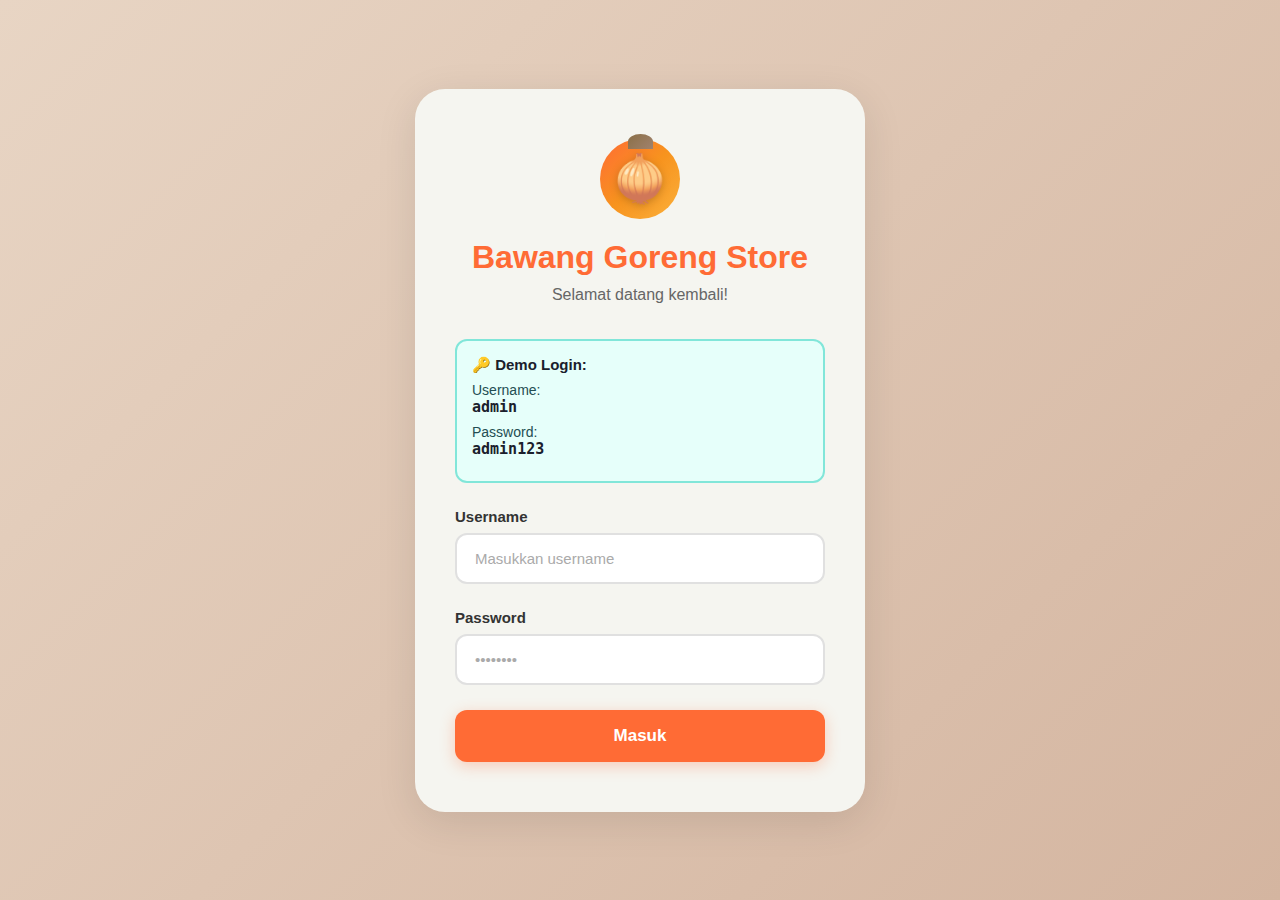
<file: index.html>
<!DOCTYPE html>
<html lang="id">
<head>
    <meta charset="UTF-8">
    <meta name="viewport" content="width=device-width, initial-scale=1.0">
    <title>Dashboard - Bawang Goreng Store</title>
    <link rel="stylesheet" href="style.css">
</head>
<body>
    <!-- Sidebar -->
    <aside class="sidebar" id="sidebar">
        <div class="sidebar-header">
            <div class="logo-container">
                <div class="logo-icon-small">🧅</div>
                <h2 class="logo-text">Bawang Goreng Store</h2>
            </div>
        </div>

        <nav class="sidebar-nav">
            <div class="nav-section">
                <p class="nav-section-title">CORE</p>
                
                <a href="index.html" class="nav-item active">
                    <span class="nav-icon">📦</span>
                    <span class="nav-text">Stok Barang</span>
                </a>
                
                <a href="scan-barcode.html" class="nav-item">
                    <span class="nav-icon">📷</span>
                    <span class="nav-text">Scan Barcode</span>
                </a>
                
                <a href="generator.html" class="nav-item">
                    <span class="nav-icon">🏷️</span>
                    <span class="nav-text">Generator Barcode</span>
                </a>
                
                <a href="penjualan.html" class="nav-item">
                    <span class="nav-icon">📊</span>
                    <span class="nav-text">Laporan Penjualan</span>
                </a>
            </div>

            <div class="nav-section nav-section-bottom">
                <a href="#" class="nav-item logout" onclick="handleLogout(event)">
                    <span class="nav-icon">🚪</span>
                    <span class="nav-text">Logout</span>
                </a>
            </div>
        </nav>
    </aside>

    <!-- Hamburger Menu Button -->
    <button class="hamburger" id="hamburger" aria-label="Toggle Menu">
        <span></span>
        <span></span>
        <span></span>
    </button>

    <!-- Main Content -->
    <main class="main-content">
        <div class="content-wrapper">
            <div class="page-header">
                <h1 class="page-title">Stok Barang</h1>
            </div>

            <div class="card">
                <div class="card-header">
                    <button class="btn-primary" onclick="openAddModal()">
                        <span class="btn-icon">+</span>
                        Tambah Barang
                    </button>
                </div>

                <div class="card-body">
                    <div class="table-responsive">
                        <table class="data-table">
                            <thead>
                                <tr>
                                    <th>No</th>
                                    <th>Nama Barang</th>
                                    <th>Barcode</th>
                                    <th>Deskripsi</th>
                                    <th>Stok</th>
                                    <th>Aksi</th>
                                </tr>
                            </thead>
                            <tbody id="tableBody">
                                <!-- Data akan ditampilkan di sini -->
                            </tbody>
                        </table>
                        
                        <div class="empty-state" id="emptyState">
                            <div class="empty-icon">📦</div>
                            <p>Belum ada data barang</p>
                            <p class="empty-subtitle">Klik tombol "Tambah Barang" untuk menambahkan data</p>
                        </div>
                    </div>
                </div>
            </div>
        </div>
    </main>

    <!-- Modal Tambah/Edit Barang -->
    <div class="modal" id="itemModal">
        <div class="modal-overlay" onclick="closeModal()"></div>
        <div class="modal-content">
            <div class="modal-header">
                <h2 class="modal-title" id="modalTitle">Tambah Barang</h2>
                <button class="modal-close" onclick="closeModal()">&times;</button>
            </div>
            <div class="modal-body">
                <form id="itemForm" onsubmit="handleSubmit(event)">
                    <div class="form-group">
                        <label for="itemName">Nama Barang</label>
                        <input type="text" id="itemName" required placeholder="Masukkan nama barang">
                    </div>

                    <div class="form-group">
                        <label for="itemBarcode">Barcode</label>
                        <input type="text" id="itemBarcode" required placeholder="Masukkan barcode">
                    </div>

                    <div class="form-group">
                        <label for="itemDescription">Deskripsi</label>
                        <textarea id="itemDescription" rows="3" placeholder="Masukkan deskripsi barang"></textarea>
                    </div>

                    <div class="form-group">
                        <label for="itemStock">Stok</label>
                        <input type="number" id="itemStock" required min="0" placeholder="Masukkan jumlah stok">
                    </div>

                    <div class="modal-actions">
                        <button type="button" class="btn-secondary" onclick="closeModal()">Batal</button>
                        <button type="submit" class="btn-primary">Simpan</button>
                    </div>
                </form>
            </div>
        </div>
    </div>

    <script src="script.js"></script>
</body>
</html>
</file>
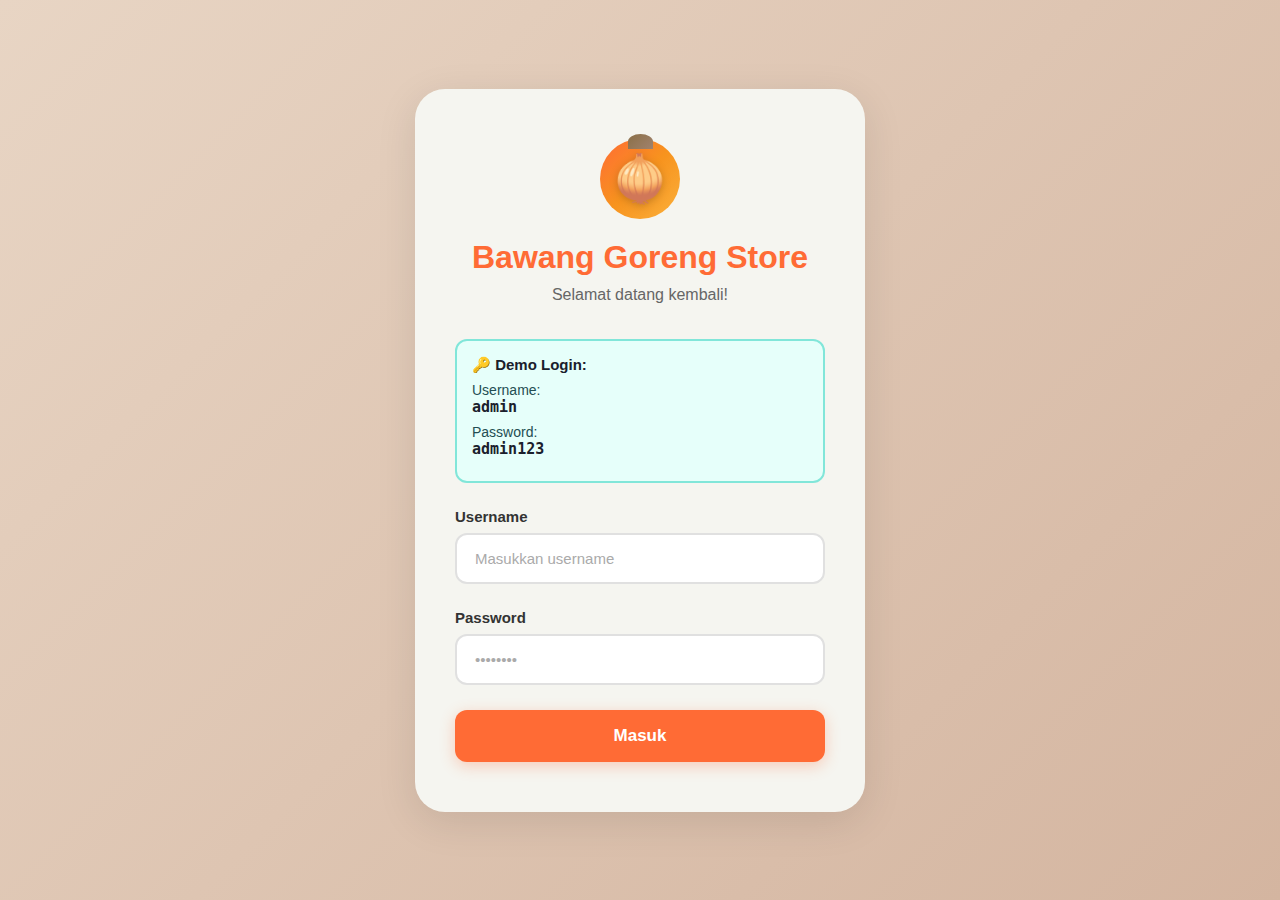
<file: login.html>
<!DOCTYPE html>
<html lang="id">
<head>
    <meta charset="UTF-8">
    <meta name="viewport" content="width=device-width, initial-scale=1.0">
    <title>Login - Bawang Goreng Store</title>
    <style>
        * {
            margin: 0;
            padding: 0;
            box-sizing: border-box;
        }

        body {
            font-family: 'Segoe UI', Tahoma, Geneva, Verdana, sans-serif;
            background: linear-gradient(135deg, #e8d5c4 0%, #d4b5a0 100%);
            min-height: 100vh;
            display: flex;
            justify-content: center;
            align-items: center;
            padding: 20px;
        }

        .container {
            background: #f5f5f0;
            border-radius: 30px;
            padding: 50px 40px;
            width: 100%;
            max-width: 450px;
            box-shadow: 0 10px 40px rgba(0, 0, 0, 0.1);
            animation: slideUp 0.6s ease;
        }

        @keyframes slideUp {
            from {
                opacity: 0;
                transform: translateY(30px);
            }
            to {
                opacity: 1;
                transform: translateY(0);
            }
        }

        .logo {
            text-align: center;
            margin-bottom: 30px;
        }

        .logo-icon {
            width: 80px;
            height: 80px;
            margin: 0 auto 20px;
            background: linear-gradient(135deg, #ff6b35 0%, #f7931e 50%, #fbb03b 100%);
            border-radius: 50%;
            display: flex;
            align-items: center;
            justify-content: center;
            position: relative;
            animation: bounce 2s infinite;
        }

        @keyframes bounce {
            0%, 100% {
                transform: translateY(0);
            }
            50% {
                transform: translateY(-10px);
            }
        }

        .logo-icon::before {
            content: '🧅';
            font-size: 45px;
            filter: drop-shadow(0 2px 4px rgba(0,0,0,0.2));
        }

        .logo-icon::after {
            content: '';
            position: absolute;
            top: -5px;
            width: 25px;
            height: 15px;
            background: linear-gradient(135deg, #8b6f47 0%, #a0826d 100%);
            border-radius: 50% 50% 0 0;
        }

        h1 {
            color: #ff6b35;
            font-size: 32px;
            font-weight: 700;
            margin-bottom: 10px;
            text-align: center;
            animation: fadeIn 0.8s ease;
        }

        @keyframes fadeIn {
            from {
                opacity: 0;
            }
            to {
                opacity: 1;
            }
        }

        .subtitle {
            text-align: center;
            color: #666;
            font-size: 16px;
            margin-bottom: 35px;
        }

        .error-message {
            background: #fed7d7;
            color: #c53030;
            padding: 12px 16px;
            border-radius: 10px;
            font-size: 14px;
            margin-bottom: 20px;
            display: none;
            animation: shake 0.5s ease;
        }

        .error-message.show {
            display: block;
        }

        @keyframes shake {
            0%, 100% { transform: translateX(0); }
            25% { transform: translateX(-10px); }
            75% { transform: translateX(10px); }
        }

        .demo-info {
            background: #e6fffa;
            border: 2px solid #81e6d9;
            border-radius: 12px;
            padding: 15px;
            margin-bottom: 25px;
            font-size: 14px;
            color: #234e52;
            animation: fadeIn 1s ease;
        }

        .demo-info strong {
            display: block;
            margin-bottom: 8px;
            color: #1a202c;
            font-size: 15px;
        }

        .demo-info p {
            margin: 4px 0;
        }

        .form-group {
            margin-bottom: 25px;
        }

        label {
            display: block;
            color: #333;
            font-weight: 600;
            margin-bottom: 8px;
            font-size: 15px;
        }

        input {
            width: 100%;
            padding: 15px 18px;
            border: 2px solid #e0e0e0;
            border-radius: 12px;
            font-size: 15px;
            transition: all 0.3s;
            background: white;
        }

        input:focus {
            outline: none;
            border-color: #ff6b35;
            box-shadow: 0 0 0 3px rgba(255, 107, 53, 0.1);
        }

        input::placeholder {
            color: #aaa;
        }

        .btn-login {
            width: 100%;
            padding: 16px;
            background: #ff6b35;
            color: white;
            border: none;
            border-radius: 12px;
            font-size: 17px;
            font-weight: 600;
            cursor: pointer;
            transition: all 0.3s;
            box-shadow: 0 4px 15px rgba(255, 107, 53, 0.3);
        }

        .btn-login:hover {
            background: #e55a2b;
            transform: translateY(-2px);
            box-shadow: 0 6px 20px rgba(255, 107, 53, 0.4);
        }

        .btn-login:active {
            transform: translateY(0);
        }

        @media (max-width: 480px) {
            .container {
                padding: 40px 30px;
            }

            h1 {
                font-size: 26px;
            }

            .logo-icon {
                width: 70px;
                height: 70px;
            }

            .logo-icon::before {
                font-size: 38px;
            }
        }
    </style>
</head>
<body>
    <div class="container">
        <div class="logo">
            <div class="logo-icon"></div>
            <h1>Bawang Goreng Store</h1>
            <p class="subtitle">Selamat datang kembali!</p>
        </div>

        <div class="demo-info">
            <strong>🔑 Demo Login:</strong>
            <p>Username: <code><strong>admin</strong></code></p>
            <p>Password: <code><strong>admin123</strong></code></p>
        </div>

        <div class="error-message" id="errorMessage">
            Username atau password salah!
        </div>

        <form id="loginForm" onsubmit="handleLogin(event)">
            <div class="form-group">
                <label for="username">Username</label>
                <input 
                    type="text" 
                    id="username" 
                    name="username" 
                    placeholder="Masukkan username"
                    required
                    autocomplete="username"
                >
            </div>

            <div class="form-group">
                <label for="password">Password</label>
                <input 
                    type="password" 
                    id="password" 
                    name="password" 
                    placeholder="••••••••"
                    required
                    autocomplete="current-password"
                >
            </div>

            <button type="submit" class="btn-login">Masuk</button>
        </form>
    </div>

    <script>
        // Check if already logged in
        if (localStorage.getItem('isLoggedIn') === 'true') {
            window.location.href = 'index.html';
        }

        function handleLogin(event) {
            event.preventDefault();
            
            const username = document.getElementById('username').value;
            const password = document.getElementById('password').value;
            const errorMessage = document.getElementById('errorMessage');

            // Simple authentication (demo purposes)
            if (username === 'admin' && password === 'admin123') {
                localStorage.setItem('isLoggedIn', 'true');
                localStorage.setItem('username', username);
                window.location.href = 'index.html';
            } else {
                errorMessage.classList.add('show');
                setTimeout(() => {
                    errorMessage.classList.remove('show');
                }, 3000);
            }
        }
    </script>
</body>
</html>
</file>
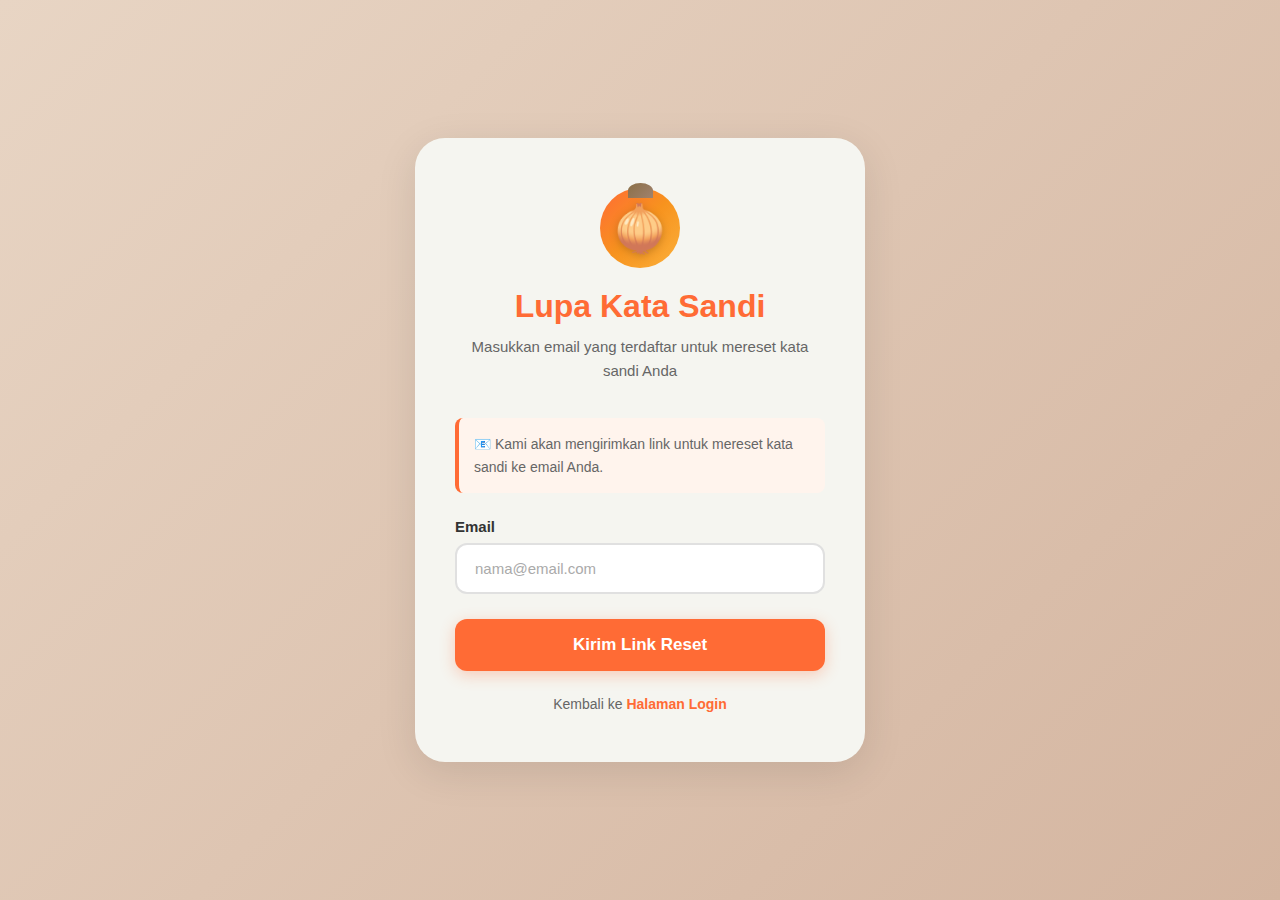
<file: lupa-kata-sandi.html>
<!DOCTYPE html>
<html lang="id">
<head>
    <meta charset="UTF-8">
    <meta name="viewport" content="width=device-width, initial-scale=1.0">
    <title>Lupa Kata Sandi - Bawang Goreng Store</title>
    <style>
        * {
            margin: 0;
            padding: 0;
            box-sizing: border-box;
        }

        body {
            font-family: 'Segoe UI', Tahoma, Geneva, Verdana, sans-serif;
            background: linear-gradient(135deg, #e8d5c4 0%, #d4b5a0 100%);
            min-height: 100vh;
            display: flex;
            justify-content: center;
            align-items: center;
            padding: 20px;
        }

        .container {
            background: #f5f5f0;
            border-radius: 30px;
            padding: 50px 40px;
            width: 100%;
            max-width: 450px;
            box-shadow: 0 10px 40px rgba(0, 0, 0, 0.1);
        }

        .logo {
            text-align: center;
            margin-bottom: 30px;
        }

        .logo-icon {
            width: 80px;
            height: 80px;
            margin: 0 auto 20px;
            background: linear-gradient(135deg, #ff6b35 0%, #f7931e 50%, #fbb03b 100%);
            border-radius: 50%;
            display: flex;
            align-items: center;
            justify-content: center;
            position: relative;
        }

        .logo-icon::before {
            content: '🧅';
            font-size: 45px;
            filter: drop-shadow(0 2px 4px rgba(0,0,0,0.2));
        }

        .logo-icon::after {
            content: '';
            position: absolute;
            top: -5px;
            width: 25px;
            height: 15px;
            background: linear-gradient(135deg, #8b6f47 0%, #a0826d 100%);
            border-radius: 50% 50% 0 0;
        }

        h1 {
            color: #ff6b35;
            font-size: 32px;
            font-weight: 700;
            margin-bottom: 10px;
            text-align: center;
        }

        .subtitle {
            text-align: center;
            color: #666;
            font-size: 15px;
            margin-bottom: 35px;
            line-height: 1.6;
        }

        .form-group {
            margin-bottom: 25px;
        }

        label {
            display: block;
            color: #333;
            font-weight: 600;
            margin-bottom: 8px;
            font-size: 15px;
        }

        input {
            width: 100%;
            padding: 15px 18px;
            border: 2px solid #e0e0e0;
            border-radius: 12px;
            font-size: 15px;
            transition: all 0.3s;
            background: white;
        }

        input:focus {
            outline: none;
            border-color: #ff6b35;
            box-shadow: 0 0 0 3px rgba(255, 107, 53, 0.1);
        }

        input::placeholder {
            color: #aaa;
        }

        .btn-reset {
            width: 100%;
            padding: 16px;
            background: #ff6b35;
            color: white;
            border: none;
            border-radius: 12px;
            font-size: 17px;
            font-weight: 600;
            cursor: pointer;
            transition: all 0.3s;
            box-shadow: 0 4px 15px rgba(255, 107, 53, 0.3);
        }

        .btn-reset:hover {
            background: #e55a2b;
            transform: translateY(-2px);
            box-shadow: 0 6px 20px rgba(255, 107, 53, 0.4);
        }

        .btn-reset:active {
            transform: translateY(0);
        }

        .back-link {
            text-align: center;
            margin-top: 25px;
            color: #666;
            font-size: 14px;
        }

        .back-link a {
            color: #ff6b35;
            text-decoration: none;
            font-weight: 600;
        }

        .back-link a:hover {
            text-decoration: underline;
        }

        .info-box {
            background: #fff4ed;
            border-left: 4px solid #ff6b35;
            padding: 15px;
            border-radius: 8px;
            margin-bottom: 25px;
            font-size: 14px;
            color: #666;
            line-height: 1.6;
        }

        .success-message {
            display: none;
            background: #d4edda;
            border-left: 4px solid #28a745;
            padding: 15px;
            border-radius: 8px;
            margin-bottom: 20px;
            color: #155724;
            font-size: 14px;
            line-height: 1.6;
        }

        .success-message.show {
            display: block;
        }
    </style>
</head>
<body>
    <div class="container">
        <div class="logo">
            <div class="logo-icon"></div>
            <h1>Lupa Kata Sandi</h1>
            <p class="subtitle">Masukkan email yang terdaftar untuk mereset kata sandi Anda</p>
        </div>

        <div class="info-box">
            📧 Kami akan mengirimkan link untuk mereset kata sandi ke email Anda.
        </div>

        <div id="successMessage" class="success-message">
            ✅ Link reset password telah dikirim ke email Anda. Silakan cek inbox atau folder spam.
        </div>

        <form id="forgotPasswordForm" onsubmit="handleForgotPassword(event)">
            <div class="form-group">
                <label for="email">Email</label>
                <input 
                    type="email" 
                    id="email" 
                    name="email" 
                    placeholder="nama@email.com"
                    required
                >
            </div>

            <button type="submit" class="btn-reset">Kirim Link Reset</button>

            <div class="back-link">
                Kembali ke <a href="login.html">Halaman Login</a>
            </div>
        </form>
    </div>

    <script>
        function handleForgotPassword(event) {
            event.preventDefault();
            
            const email = document.getElementById('email').value;

            // Validasi email
            if (!email) {
                alert('Mohon masukkan email!');
                return;
            }

            // Simulasi pengiriman email reset - nanti bisa diganti dengan backend sesungguhnya
            const successMessage = document.getElementById('successMessage');
            successMessage.classList.add('show');
            
            // Disable form
            document.getElementById('forgotPasswordForm').innerHTML = `
                <div style="text-align: center; padding: 20px 0;">
                    <p style="color: #666; margin-bottom: 20px;">
                        Email telah dikirim ke <strong>${email}</strong>
                    </p>
                    <a href="login.html" style="
                        display: inline-block;
                        padding: 12px 30px;
                        background: #ff6b35;
                        color: white;
                        text-decoration: none;
                        border-radius: 8px;
                        font-weight: 600;
                        transition: all 0.3s;
                    " onmouseover="this.style.background='#e55a2b'" 
                       onmouseout="this.style.background='#ff6b35'">
                        Kembali ke Login
                    </a>
                </div>
            `;
        }
    </script>
</body>
</html>
</file>
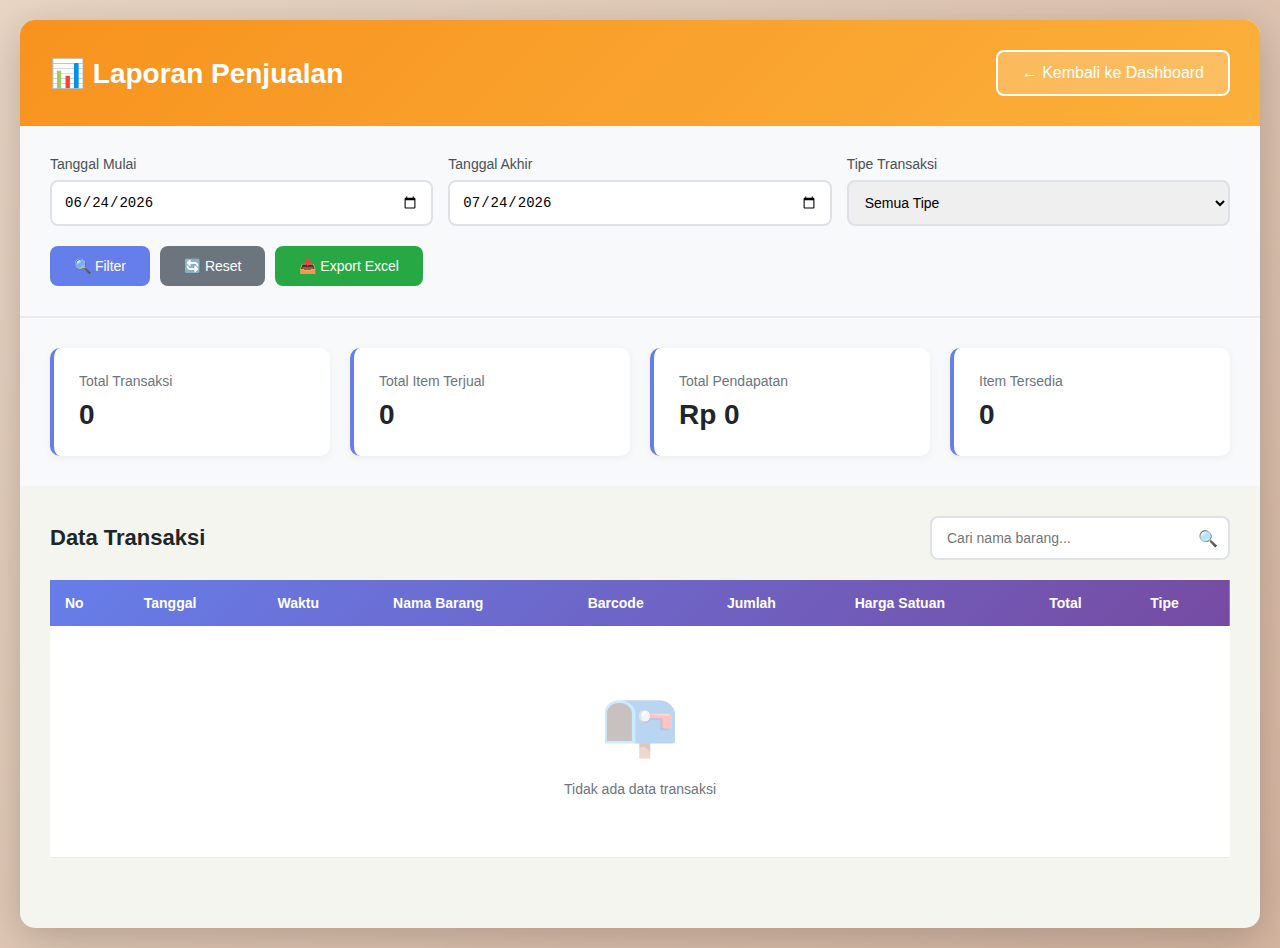
<file: penjualan.html>
<!DOCTYPE html>
<html lang="id">
<head>
    <meta charset="UTF-8">
    <meta name="viewport" content="width=device-width, initial-scale=1.0">
    <title>Laporan Penjualan - Sistem Kasir</title>
    <style>
        * {
            margin: 0;
            padding: 0;
            box-sizing: border-box;
        }

        body {
            font-family: 'Segoe UI', Tahoma, Geneva, Verdana, sans-serif;
            background: linear-gradient(135deg, #e8d5c4 0%, #d4b5a0 100%);
            min-height: 100vh;
            padding: 20px;
        }

        .container {
            max-width: 1400px;
            margin: 0 auto;
            background: #f5f5f0;
            border-radius: 15px;
            box-shadow: 0 10px 40px rgba(0, 0, 0, 0.2);
            overflow: hidden;
        }

        .header {
            background: linear-gradient(135deg, #f7931e 0%, #fbb03b 100%);
            color: white;
            padding: 30px;
            display: flex;
            justify-content: space-between;
            align-items: center;
        }

        .header h1 {
            font-size: 28px;
            font-weight: 600;
        }

        .btn-back {
            background: rgba(255, 255, 255, 0.2);
            color: white;
            padding: 12px 24px;
            border: 2px solid white;
            border-radius: 8px;
            cursor: pointer;
            font-size: 16px;
            font-weight: 500;
            transition: all 0.3s ease;
            text-decoration: none;
            display: inline-block;
        }

        .btn-back:hover {
            background: white;
            color: #667eea;
            transform: translateY(-2px);
        }

        .filter-section {
            padding: 30px;
            background: #f8f9fa;
            border-bottom: 2px solid #e9ecef;
        }

        .filter-grid {
            display: grid;
            grid-template-columns: repeat(auto-fit, minmax(200px, 1fr));
            gap: 15px;
            margin-bottom: 20px;
        }

        .filter-group {
            display: flex;
            flex-direction: column;
        }

        .filter-group label {
            margin-bottom: 8px;
            color: #495057;
            font-weight: 500;
            font-size: 14px;
        }

        .filter-group input,
        .filter-group select {
            padding: 12px;
            border: 2px solid #dee2e6;
            border-radius: 8px;
            font-size: 14px;
            transition: all 0.3s ease;
        }

        .filter-group input:focus,
        .filter-group select:focus {
            outline: none;
            border-color: #667eea;
            box-shadow: 0 0 0 3px rgba(102, 126, 234, 0.1);
        }

        .filter-buttons {
            display: flex;
            gap: 10px;
        }

        .btn {
            padding: 12px 24px;
            border: none;
            border-radius: 8px;
            font-size: 14px;
            font-weight: 500;
            cursor: pointer;
            transition: all 0.3s ease;
        }

        .btn-filter {
            background: #667eea;
            color: white;
        }

        .btn-filter:hover {
            background: #5568d3;
            transform: translateY(-2px);
        }

        .btn-reset {
            background: #6c757d;
            color: white;
        }

        .btn-reset:hover {
            background: #5a6268;
            transform: translateY(-2px);
        }

        .btn-export {
            background: #28a745;
            color: white;
        }

        .btn-export:hover {
            background: #218838;
            transform: translateY(-2px);
        }

        .stats-section {
            padding: 30px;
            display: grid;
            grid-template-columns: repeat(auto-fit, minmax(250px, 1fr));
            gap: 20px;
            background: #f8f9fa;
        }

        .stat-card {
            background: white;
            padding: 25px;
            border-radius: 10px;
            box-shadow: 0 2px 10px rgba(0, 0, 0, 0.05);
            border-left: 4px solid #667eea;
        }

        .stat-card h3 {
            color: #6c757d;
            font-size: 14px;
            font-weight: 500;
            margin-bottom: 10px;
        }

        .stat-card .value {
            color: #212529;
            font-size: 28px;
            font-weight: 700;
        }

        .table-section {
            padding: 30px;
            overflow-x: auto;
        }

        .table-header {
            display: flex;
            justify-content: space-between;
            align-items: center;
            margin-bottom: 20px;
        }

        .table-header h2 {
            color: #212529;
            font-size: 22px;
        }

        .search-box {
            position: relative;
            width: 300px;
        }

        .search-box input {
            width: 100%;
            padding: 12px 40px 12px 15px;
            border: 2px solid #dee2e6;
            border-radius: 8px;
            font-size: 14px;
        }

        .search-box input:focus {
            outline: none;
            border-color: #667eea;
        }

        .search-icon {
            position: absolute;
            right: 12px;
            top: 50%;
            transform: translateY(-50%);
            color: #6c757d;
        }

        table {
            width: 100%;
            border-collapse: collapse;
            background: white;
        }

        thead {
            background: linear-gradient(135deg, #667eea 0%, #764ba2 100%);
            color: white;
        }

        th {
            padding: 15px;
            text-align: left;
            font-weight: 600;
            font-size: 14px;
            white-space: nowrap;
        }

        tbody tr {
            border-bottom: 1px solid #e9ecef;
            transition: all 0.2s ease;
        }

        tbody tr:hover {
            background: #f8f9fa;
        }

        td {
            padding: 15px;
            font-size: 14px;
            color: #495057;
        }

        .badge {
            padding: 6px 12px;
            border-radius: 20px;
            font-size: 12px;
            font-weight: 500;
            display: inline-block;
        }

        .badge-scanner {
            background: #e3f2fd;
            color: #1976d2;
        }

        .badge-manual {
            background: #fff3e0;
            color: #f57c00;
        }

        .badge-stok {
            background: #f3e5f5;
            color: #7b1fa2;
        }

        .no-data {
            text-align: center;
            padding: 60px 20px;
            color: #6c757d;
        }

        .no-data-icon {
            font-size: 64px;
            margin-bottom: 20px;
            opacity: 0.3;
        }

        .pagination {
            display: flex;
            justify-content: center;
            align-items: center;
            gap: 10px;
            margin-top: 30px;
            padding-bottom: 10px;
        }

        .pagination button {
            padding: 8px 16px;
            border: 2px solid #dee2e6;
            background: white;
            border-radius: 6px;
            cursor: pointer;
            font-size: 14px;
            transition: all 0.3s ease;
        }

        .pagination button:hover:not(:disabled) {
            background: #667eea;
            color: white;
            border-color: #667eea;
        }

        .pagination button:disabled {
            opacity: 0.5;
            cursor: not-allowed;
        }

        .pagination .active {
            background: #667eea;
            color: white;
            border-color: #667eea;
        }

        @media (max-width: 768px) {
            .header {
                flex-direction: column;
                gap: 15px;
                text-align: center;
            }

            .filter-grid {
                grid-template-columns: 1fr;
            }

            .stats-section {
                grid-template-columns: 1fr;
            }

            .search-box {
                width: 100%;
            }

            .table-header {
                flex-direction: column;
                gap: 15px;
            }

            table {
                font-size: 12px;
            }

            th, td {
                padding: 10px;
            }
        }
    </style>
</head>
<body>
    <div class="container">
        <!-- Header -->
        <div class="header">
            <h1>📊 Laporan Penjualan</h1>
            <a href="index.html" class="btn-back">← Kembali ke Dashboard</a>
        </div>

        <!-- Filter Section -->
        <div class="filter-section">
            <div class="filter-grid">
                <div class="filter-group">
                    <label>Tanggal Mulai</label>
                    <input type="date" id="startDate">
                </div>
                <div class="filter-group">
                    <label>Tanggal Akhir</label>
                    <input type="date" id="endDate">
                </div>
                <div class="filter-group">
                    <label>Tipe Transaksi</label>
                    <select id="transactionType">
                        <option value="">Semua Tipe</option>
                        <option value="scanner">Barcode Scanner</option>
                        <option value="manual">Input Manual</option>
                        <option value="stok">Tambah Stok</option>
                    </select>
                </div>
            </div>
            <div class="filter-buttons">
                <button class="btn btn-filter" onclick="applyFilter()">🔍 Filter</button>
                <button class="btn btn-reset" onclick="resetFilter()">🔄 Reset</button>
                <button class="btn btn-export" onclick="exportToExcel()">📥 Export Excel</button>
            </div>
        </div>

        <!-- Stats Section -->
        <div class="stats-section">
            <div class="stat-card">
                <h3>Total Transaksi</h3>
                <div class="value" id="totalTransaksi">0</div>
            </div>
            <div class="stat-card">
                <h3>Total Item Terjual</h3>
                <div class="value" id="totalItem">0</div>
            </div>
            <div class="stat-card">
                <h3>Total Pendapatan</h3>
                <div class="value" id="totalPendapatan">Rp 0</div>
            </div>
            <div class="stat-card">
                <h3>Item Tersedia</h3>
                <div class="value" id="totalStok">0</div>
            </div>
        </div>

        <!-- Table Section -->
        <div class="table-section">
            <div class="table-header">
                <h2>Data Transaksi</h2>
                <div class="search-box">
                    <input type="text" id="searchInput" placeholder="Cari nama barang..." onkeyup="searchTable()">
                    <span class="search-icon">🔍</span>
                </div>
            </div>

            <table id="reportTable">
                <thead>
                    <tr>
                        <th>No</th>
                        <th>Tanggal</th>
                        <th>Waktu</th>
                        <th>Nama Barang</th>
                        <th>Barcode</th>
                        <th>Jumlah</th>
                        <th>Harga Satuan</th>
                        <th>Total</th>
                        <th>Tipe</th>
                    </tr>
                </thead>
                <tbody id="reportBody">
                    <!-- Data akan dimuat di sini -->
                </tbody>
            </table>

            <div class="pagination" id="pagination">
                <!-- Pagination akan dimuat di sini -->
            </div>
        </div>
    </div>

    <script>
        let allData = [];
        let filteredData = [];
        let currentPage = 1;
        const itemsPerPage = 10;

        // Load data saat halaman dimuat
        window.onload = function() {
            loadData();
            setDefaultDates();
        };

        function setDefaultDates() {
            const today = new Date();
            const endDate = today.toISOString().split('T')[0];
            
            const startDate = new Date();
            startDate.setDate(startDate.getDate() - 30);
            const startDateStr = startDate.toISOString().split('T')[0];
            
            document.getElementById('startDate').value = startDateStr;
            document.getElementById('endDate').value = endDate;
        }

        function loadData() {
            // Ambil data dari localStorage
            const transactions = JSON.parse(localStorage.getItem('transactions') || '[]');
            const stockHistory = JSON.parse(localStorage.getItem('stockHistory') || '[]');
            
            // Gabungkan data transaksi dan stok
            allData = [
                ...transactions.map(t => ({
                    ...t,
                    type: t.type || 'scanner'
                })),
                ...stockHistory.map(s => ({
                    date: s.date,
                    time: s.time,
                    productName: s.productName,
                    barcode: s.barcode,
                    quantity: s.quantity,
                    price: s.price || 0,
                    total: (s.price || 0) * s.quantity,
                    type: 'stok'
                }))
            ];

            // Urutkan berdasarkan tanggal terbaru
            allData.sort((a, b) => {
                const dateA = new Date(a.date + ' ' + a.time);
                const dateB = new Date(b.date + ' ' + b.time);
                return dateB - dateA;
            });

            filteredData = [...allData];
            updateStats();
            renderTable();
        }

        function updateStats() {
            const totalTransaksi = filteredData.filter(d => d.type !== 'stok').length;
            const totalItem = filteredData.filter(d => d.type !== 'stok').reduce((sum, d) => sum + d.quantity, 0);
            const totalPendapatan = filteredData.filter(d => d.type !== 'stok').reduce((sum, d) => sum + d.total, 0);
            const totalStok = filteredData.filter(d => d.type === 'stok').reduce((sum, d) => sum + d.quantity, 0);

            document.getElementById('totalTransaksi').textContent = totalTransaksi.toLocaleString('id-ID');
            document.getElementById('totalItem').textContent = totalItem.toLocaleString('id-ID');
            document.getElementById('totalPendapatan').textContent = formatCurrency(totalPendapatan);
            document.getElementById('totalStok').textContent = totalStok.toLocaleString('id-ID');
        }

        function renderTable() {
            const tbody = document.getElementById('reportBody');
            const startIndex = (currentPage - 1) * itemsPerPage;
            const endIndex = startIndex + itemsPerPage;
            const pageData = filteredData.slice(startIndex, endIndex);

            if (pageData.length === 0) {
                tbody.innerHTML = `
                    <tr>
                        <td colspan="9" class="no-data">
                            <div class="no-data-icon">📭</div>
                            <div>Tidak ada data transaksi</div>
                        </td>
                    </tr>
                `;
                document.getElementById('pagination').innerHTML = '';
                return;
            }

            tbody.innerHTML = pageData.map((data, index) => `
                <tr>
                    <td>${startIndex + index + 1}</td>
                    <td>${formatDate(data.date)}</td>
                    <td>${data.time}</td>
                    <td><strong>${data.productName}</strong></td>
                    <td>${data.barcode}</td>
                    <td>${data.quantity}</td>
                    <td>${formatCurrency(data.price)}</td>
                    <td><strong>${formatCurrency(data.total)}</strong></td>
                    <td>${getBadge(data.type)}</td>
                </tr>
            `).join('');

            renderPagination();
        }

        function renderPagination() {
            const totalPages = Math.ceil(filteredData.length / itemsPerPage);
            const pagination = document.getElementById('pagination');

            if (totalPages <= 1) {
                pagination.innerHTML = '';
                return;
            }

            let html = `
                <button onclick="changePage(${currentPage - 1})" ${currentPage === 1 ? 'disabled' : ''}>
                    ← Prev
                </button>
            `;

            for (let i = 1; i <= totalPages; i++) {
                if (i === 1 || i === totalPages || (i >= currentPage - 1 && i <= currentPage + 1)) {
                    html += `
                        <button onclick="changePage(${i})" class="${i === currentPage ? 'active' : ''}">
                            ${i}
                        </button>
                    `;
                } else if (i === currentPage - 2 || i === currentPage + 2) {
                    html += `<span>...</span>`;
                }
            }

            html += `
                <button onclick="changePage(${currentPage + 1})" ${currentPage === totalPages ? 'disabled' : ''}>
                    Next →
                </button>
            `;

            pagination.innerHTML = html;
        }

        function changePage(page) {
            const totalPages = Math.ceil(filteredData.length / itemsPerPage);
            if (page < 1 || page > totalPages) return;
            currentPage = page;
            renderTable();
        }

        function applyFilter() {
            const startDate = document.getElementById('startDate').value;
            const endDate = document.getElementById('endDate').value;
            const type = document.getElementById('transactionType').value;

            filteredData = allData.filter(data => {
                let match = true;

                if (startDate && data.date < startDate) match = false;
                if (endDate && data.date > endDate) match = false;
                if (type && data.type !== type) match = false;

                return match;
            });

            currentPage = 1;
            updateStats();
            renderTable();
        }

        function resetFilter() {
            document.getElementById('startDate').value = '';
            document.getElementById('endDate').value = '';
            document.getElementById('transactionType').value = '';
            document.getElementById('searchInput').value = '';
            
            setDefaultDates();
            filteredData = [...allData];
            currentPage = 1;
            updateStats();
            renderTable();
        }

        function searchTable() {
            const searchTerm = document.getElementById('searchInput').value.toLowerCase();
            
            filteredData = allData.filter(data => 
                data.productName.toLowerCase().includes(searchTerm) ||
                data.barcode.toLowerCase().includes(searchTerm)
            );

            currentPage = 1;
            updateStats();
            renderTable();
        }

        function exportToExcel() {
            if (filteredData.length === 0) {
                alert('Tidak ada data untuk diekspor');
                return;
            }

            let csvContent = "data:text/csv;charset=utf-8,";
            csvContent += "No,Tanggal,Waktu,Nama Barang,Barcode,Jumlah,Harga Satuan,Total,Tipe\n";

            filteredData.forEach((data, index) => {
                const row = [
                    index + 1,
                    formatDate(data.date),
                    data.time,
                    `"${data.productName}"`,
                    data.barcode,
                    data.quantity,
                    data.price,
                    data.total,
                    data.type === 'scanner' ? 'Barcode Scanner' : 
                    data.type === 'manual' ? 'Input Manual' : 'Tambah Stok'
                ].join(',');
                csvContent += row + "\n";
            });

            const encodedUri = encodeURI(csvContent);
            const link = document.createElement("a");
            link.setAttribute("href", encodedUri);
            link.setAttribute("download", `laporan_penjualan_${new Date().toISOString().split('T')[0]}.csv`);
            document.body.appendChild(link);
            link.click();
            document.body.removeChild(link);
        }

        function getBadge(type) {
            if (type === 'scanner') {
                return '<span class="badge badge-scanner">📱 Scanner</span>';
            } else if (type === 'manual') {
                return '<span class="badge badge-manual">✍️ Manual</span>';
            } else {
                return '<span class="badge badge-stok">📦 Tambah Stok</span>';
            }
        }

        function formatCurrency(amount) {
            return new Intl.NumberFormat('id-ID', {
                style: 'currency',
                currency: 'IDR',
                minimumFractionDigits: 0
            }).format(amount);
        }

        function formatDate(dateStr) {
            const date = new Date(dateStr);
            const options = { year: 'numeric', month: 'long', day: 'numeric' };
            return date.toLocaleDateString('id-ID', options);
        }
    </script>
</body>
</html>
</file>
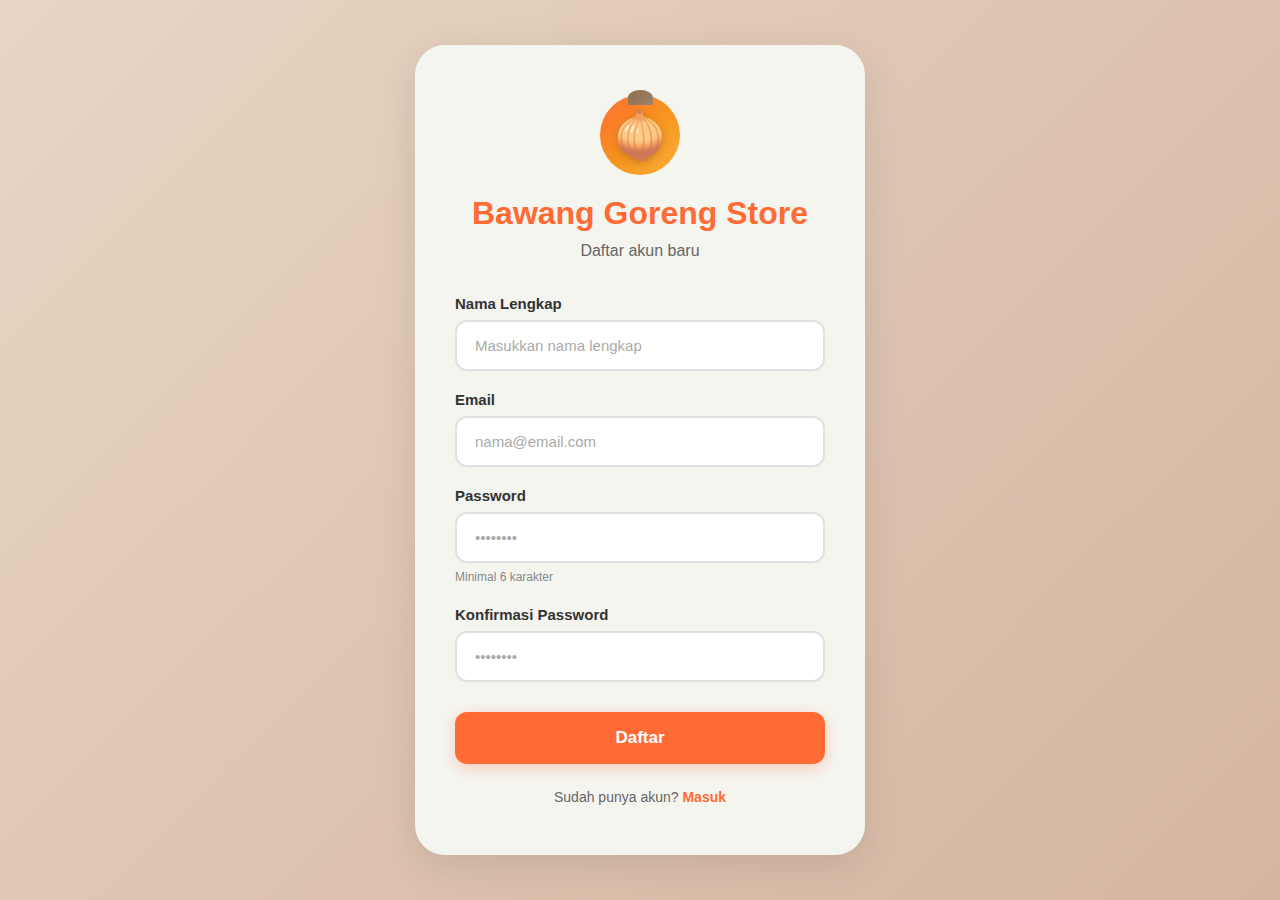
<file: register.html>
<!DOCTYPE html>
<html lang="id">
<head>
    <meta charset="UTF-8">
    <meta name="viewport" content="width=device-width, initial-scale=1.0">
    <title>Daftar - Bawang Goreng Store</title>
    <style>
        * {
            margin: 0;
            padding: 0;
            box-sizing: border-box;
        }

        body {
            font-family: 'Segoe UI', Tahoma, Geneva, Verdana, sans-serif;
            background: linear-gradient(135deg, #e8d5c4 0%, #d4b5a0 100%);
            min-height: 100vh;
            display: flex;
            justify-content: center;
            align-items: center;
            padding: 20px;
        }

        .container {
            background: #f5f5f0;
            border-radius: 30px;
            padding: 50px 40px;
            width: 100%;
            max-width: 450px;
            box-shadow: 0 10px 40px rgba(0, 0, 0, 0.1);
        }

        .logo {
            text-align: center;
            margin-bottom: 30px;
        }

        .logo-icon {
            width: 80px;
            height: 80px;
            margin: 0 auto 20px;
            background: linear-gradient(135deg, #ff6b35 0%, #f7931e 50%, #fbb03b 100%);
            border-radius: 50%;
            display: flex;
            align-items: center;
            justify-content: center;
            position: relative;
        }

        .logo-icon::before {
            content: '🧅';
            font-size: 45px;
            filter: drop-shadow(0 2px 4px rgba(0,0,0,0.2));
        }

        .logo-icon::after {
            content: '';
            position: absolute;
            top: -5px;
            width: 25px;
            height: 15px;
            background: linear-gradient(135deg, #8b6f47 0%, #a0826d 100%);
            border-radius: 50% 50% 0 0;
        }

        h1 {
            color: #ff6b35;
            font-size: 32px;
            font-weight: 700;
            margin-bottom: 10px;
            text-align: center;
        }

        .subtitle {
            text-align: center;
            color: #666;
            font-size: 16px;
            margin-bottom: 35px;
        }

        .form-group {
            margin-bottom: 20px;
        }

        label {
            display: block;
            color: #333;
            font-weight: 600;
            margin-bottom: 8px;
            font-size: 15px;
        }

        input {
            width: 100%;
            padding: 15px 18px;
            border: 2px solid #e0e0e0;
            border-radius: 12px;
            font-size: 15px;
            transition: all 0.3s;
            background: white;
        }

        input:focus {
            outline: none;
            border-color: #ff6b35;
            box-shadow: 0 0 0 3px rgba(255, 107, 53, 0.1);
        }

        input::placeholder {
            color: #aaa;
        }

        .btn-register {
            width: 100%;
            padding: 16px;
            background: #ff6b35;
            color: white;
            border: none;
            border-radius: 12px;
            font-size: 17px;
            font-weight: 600;
            cursor: pointer;
            transition: all 0.3s;
            box-shadow: 0 4px 15px rgba(255, 107, 53, 0.3);
            margin-top: 10px;
        }

        .btn-register:hover {
            background: #e55a2b;
            transform: translateY(-2px);
            box-shadow: 0 6px 20px rgba(255, 107, 53, 0.4);
        }

        .btn-register:active {
            transform: translateY(0);
        }

        .login-link {
            text-align: center;
            margin-top: 25px;
            color: #666;
            font-size: 14px;
        }

        .login-link a {
            color: #ff6b35;
            text-decoration: none;
            font-weight: 600;
        }

        .login-link a:hover {
            text-decoration: underline;
        }

        .password-requirements {
            font-size: 12px;
            color: #888;
            margin-top: 5px;
            line-height: 1.5;
        }
    </style>
</head>
<body>
    <div class="container">
        <div class="logo">
            <div class="logo-icon"></div>
            <h1>Bawang Goreng Store</h1>
            <p class="subtitle">Daftar akun baru</p>
        </div>

        <form id="registerForm" onsubmit="handleRegister(event)">
            <div class="form-group">
                <label for="nama">Nama Lengkap</label>
                <input 
                    type="text" 
                    id="nama" 
                    name="nama" 
                    placeholder="Masukkan nama lengkap"
                    required
                >
            </div>

            <div class="form-group">
                <label for="email">Email</label>
                <input 
                    type="email" 
                    id="email" 
                    name="email" 
                    placeholder="nama@email.com"
                    required
                >
            </div>

            <div class="form-group">
                <label for="password">Password</label>
                <input 
                    type="password" 
                    id="password" 
                    name="password" 
                    placeholder="••••••••"
                    required
                    minlength="6"
                >
                <div class="password-requirements">
                    Minimal 6 karakter
                </div>
            </div>

            <div class="form-group">
                <label for="confirm-password">Konfirmasi Password</label>
                <input 
                    type="password" 
                    id="confirm-password" 
                    name="confirm-password" 
                    placeholder="••••••••"
                    required
                    minlength="6"
                >
            </div>

            <button type="submit" class="btn-register">Daftar</button>

            <div class="login-link">
                Sudah punya akun? <a href="login.html">Masuk</a>
            </div>
        </form>
    </div>

    <script>
        function handleRegister(event) {
            event.preventDefault();
            
            const nama = document.getElementById('nama').value;
            const email = document.getElementById('email').value;
            const password = document.getElementById('password').value;
            const confirmPassword = document.getElementById('confirm-password').value;

            // Validasi password
            if (password !== confirmPassword) {
                alert('Password dan konfirmasi password tidak cocok!');
                return;
            }

            if (password.length < 6) {
                alert('Password minimal 6 karakter!');
                return;
            }

            // Simulasi registrasi - nanti bisa diganti dengan backend sesungguhnya
            if (nama && email && password) {
                alert('Registrasi berhasil!\n\nSilakan login dengan akun yang sudah dibuat.');
                // Redirect ke halaman login
                window.location.href = 'login.html';
            } else {
                alert('Mohon isi semua field!');
            }
        }
    </script>
</body>
</html>
</file>
<file: style.css>
/* Reset & Base Styles */
* {
    margin: 0;
    padding: 0;
    box-sizing: border-box;
}

:root {
    /* Colors */
    --primary-color: #ff6b35;
    --primary-hover: #e55a2b;
    --secondary-color: #3e4a5e;
    --sidebar-bg: #2c3e50;
    --sidebar-hover: #34495e;
    --bg-light: #f5f5f0;
    --bg-cream: #e8d5c4;
    --white: #ffffff;
    --text-dark: #2c3e50;
    --text-light: #7f8c8d;
    --border-color: #e0e0e0;
    --success-color: #28a745;
    --danger-color: #dc3545;
    --warning-color: #ffc107;
    
    /* Spacing */
    --sidebar-width: 280px;
    --header-height: 70px;
    
    /* Transitions */
    --transition-fast: 0.2s ease;
    --transition-normal: 0.3s ease;
    --transition-slow: 0.5s ease;
    
    /* Shadows */
    --shadow-sm: 0 2px 4px rgba(0, 0, 0, 0.1);
    --shadow-md: 0 4px 12px rgba(0, 0, 0, 0.1);
    --shadow-lg: 0 8px 24px rgba(0, 0, 0, 0.15);
}

body {
    font-family: 'Segoe UI', Tahoma, Geneva, Verdana, sans-serif;
    background: linear-gradient(135deg, var(--bg-cream) 0%, #d4b5a0 100%);
    min-height: 100vh;
    overflow-x: hidden;
}

/* Sidebar Styles */
.sidebar {
    position: fixed;
    left: 0;
    top: 0;
    width: var(--sidebar-width);
    height: 100vh;
    background: var(--sidebar-bg);
    color: var(--white);
    transition: transform var(--transition-normal);
    z-index: 1000;
    overflow-y: auto;
    box-shadow: var(--shadow-lg);
}

.sidebar-header {
    padding: 25px 20px;
    border-bottom: 1px solid rgba(255, 255, 255, 0.1);
}

.logo-container {
    display: flex;
    align-items: center;
    gap: 12px;
    animation: fadeInDown 0.6s ease;
}

.logo-icon-small {
    font-size: 32px;
    filter: drop-shadow(0 2px 4px rgba(0, 0, 0, 0.3));
    animation: bounce 2s infinite;
}

.logo-text {
    font-size: 18px;
    font-weight: 700;
    color: var(--white);
    white-space: nowrap;
}

.sidebar-nav {
    padding: 20px 0;
    display: flex;
    flex-direction: column;
    height: calc(100vh - 95px);
}

.nav-section {
    padding: 0 15px;
}

.nav-section-title {
    font-size: 11px;
    font-weight: 600;
    color: rgba(255, 255, 255, 0.4);
    letter-spacing: 1px;
    margin: 15px 15px 10px;
    text-transform: uppercase;
}

.nav-item {
    display: flex;
    align-items: center;
    gap: 12px;
    padding: 12px 15px;
    color: rgba(255, 255, 255, 0.7);
    text-decoration: none;
    border-radius: 8px;
    margin-bottom: 5px;
    transition: all var(--transition-fast);
    position: relative;
    overflow: hidden;
}

.nav-item::before {
    content: '';
    position: absolute;
    left: 0;
    top: 0;
    width: 0;
    height: 100%;
    background: rgba(255, 107, 53, 0.1);
    transition: width var(--transition-normal);
}

.nav-item:hover::before {
    width: 100%;
}

.nav-item:hover {
    background: var(--sidebar-hover);
    color: var(--white);
    transform: translateX(5px);
}

.nav-item.active {
    background: rgba(255, 107, 53, 0.15);
    color: var(--white);
    font-weight: 600;
}

.nav-item.active::after {
    content: '';
    position: absolute;
    left: 0;
    top: 0;
    width: 4px;
    height: 100%;
    background: var(--primary-color);
    animation: slideInLeft var(--transition-normal);
}

.nav-icon {
    font-size: 20px;
    width: 24px;
    text-align: center;
    position: relative;
    z-index: 1;
}

.nav-text {
    font-size: 14px;
    position: relative;
    z-index: 1;
}

.nav-section-bottom {
    margin-top: auto;
    padding-bottom: 20px;
}

.nav-item.logout {
    color: rgba(255, 107, 53, 0.9);
}

.nav-item.logout:hover {
    background: rgba(220, 53, 69, 0.1);
    color: #ff6b6b;
}

/* Hamburger Menu */
.hamburger {
    display: none;
    position: fixed;
    top: 20px;
    left: 20px;
    width: 45px;
    height: 45px;
    background: var(--sidebar-bg);
    border: none;
    border-radius: 8px;
    flex-direction: column;
    justify-content: center;
    align-items: center;
    gap: 5px;
    cursor: pointer;
    z-index: 1001;
    box-shadow: var(--shadow-md);
    transition: all var(--transition-fast);
}

.hamburger:hover {
    background: var(--sidebar-hover);
    transform: scale(1.05);
}

.hamburger span {
    width: 22px;
    height: 2px;
    background: var(--white);
    border-radius: 2px;
    transition: all var(--transition-normal);
}

.hamburger.active span:nth-child(1) {
    transform: rotate(45deg) translate(6px, 6px);
}

.hamburger.active span:nth-child(2) {
    opacity: 0;
}

.hamburger.active span:nth-child(3) {
    transform: rotate(-45deg) translate(6px, -6px);
}

/* Main Content */
.main-content {
    margin-left: var(--sidebar-width);
    min-height: 100vh;
    padding: 30px;
    transition: margin-left var(--transition-normal);
}

.content-wrapper {
    max-width: 1400px;
    margin: 0 auto;
    animation: fadeInUp 0.6s ease;
}

.page-header {
    margin-bottom: 30px;
}

.page-title {
    font-size: 32px;
    font-weight: 700;
    color: var(--text-dark);
    animation: fadeInLeft 0.6s ease;
}

/* Card Styles */
.card {
    background: var(--white);
    border-radius: 20px;
    box-shadow: var(--shadow-md);
    overflow: hidden;
    animation: scaleIn 0.5s ease;
}

.card-header {
    padding: 25px 30px;
    border-bottom: 2px solid var(--bg-light);
}

.card-body {
    padding: 30px;
}

/* Button Styles */
.btn-primary {
    display: inline-flex;
    align-items: center;
    gap: 8px;
    padding: 12px 24px;
    background: #007bff;
    color: var(--white);
    border: none;
    border-radius: 10px;
    font-size: 15px;
    font-weight: 600;
    cursor: pointer;
    transition: all var(--transition-fast);
    box-shadow: 0 4px 12px rgba(0, 123, 255, 0.3);
}

.btn-primary:hover {
    background: #0056b3;
    transform: translateY(-2px);
    box-shadow: 0 6px 16px rgba(0, 123, 255, 0.4);
}

.btn-primary:active {
    transform: translateY(0);
}

.btn-secondary {
    display: inline-flex;
    align-items: center;
    gap: 8px;
    padding: 12px 24px;
    background: var(--text-light);
    color: var(--white);
    border: none;
    border-radius: 10px;
    font-size: 15px;
    font-weight: 600;
    cursor: pointer;
    transition: all var(--transition-fast);
}

.btn-secondary:hover {
    background: #6c757d;
    transform: translateY(-2px);
}

.btn-icon {
    font-size: 18px;
}

/* Table Styles */
.table-responsive {
    overflow-x: auto;
    border-radius: 12px;
}

.data-table {
    width: 100%;
    border-collapse: collapse;
    font-size: 14px;
}

.data-table thead {
    background: var(--bg-light);
}

.data-table th {
    padding: 16px 20px;
    text-align: left;
    font-weight: 700;
    color: var(--text-dark);
    font-size: 13px;
    text-transform: uppercase;
    letter-spacing: 0.5px;
}

.data-table tbody tr {
    border-bottom: 1px solid var(--border-color);
    transition: all var(--transition-fast);
    animation: fadeIn 0.5s ease;
}

.data-table tbody tr:hover {
    background: rgba(255, 107, 53, 0.03);
    transform: scale(1.01);
}

.data-table td {
    padding: 16px 20px;
    color: var(--text-dark);
}

.data-table tbody tr:last-child {
    border-bottom: none;
}

/* Action Buttons in Table */
.btn-action {
    padding: 6px 12px;
    border: none;
    border-radius: 6px;
    font-size: 13px;
    font-weight: 600;
    cursor: pointer;
    transition: all var(--transition-fast);
    margin-right: 5px;
}

.btn-edit {
    background: #ffc107;
    color: var(--text-dark);
}

.btn-edit:hover {
    background: #e0a800;
    transform: scale(1.05);
}

.btn-delete {
    background: #dc3545;
    color: var(--white);
}

.btn-delete:hover {
    background: #c82333;
    transform: scale(1.05);
}

/* Empty State */
.empty-state {
    text-align: center;
    padding: 60px 20px;
    color: var(--text-light);
}

.empty-icon {
    font-size: 64px;
    margin-bottom: 20px;
    opacity: 0.5;
    animation: float 3s ease-in-out infinite;
}

.empty-state p {
    font-size: 16px;
    margin-bottom: 8px;
}

.empty-subtitle {
    font-size: 14px;
    opacity: 0.7;
}

/* Modal Styles */
.modal {
    display: none;
    position: fixed;
    top: 0;
    left: 0;
    width: 100%;
    height: 100%;
    z-index: 2000;
    align-items: center;
    justify-content: center;
}

.modal.active {
    display: flex;
    animation: fadeIn var(--transition-normal);
}

.modal-overlay {
    position: absolute;
    top: 0;
    left: 0;
    width: 100%;
    height: 100%;
    background: rgba(0, 0, 0, 0.6);
    backdrop-filter: blur(4px);
    animation: fadeIn var(--transition-normal);
}

.modal-content {
    position: relative;
    background: var(--white);
    border-radius: 20px;
    width: 90%;
    max-width: 500px;
    max-height: 90vh;
    overflow-y: auto;
    box-shadow: var(--shadow-lg);
    animation: slideUp var(--transition-normal);
}

.modal-header {
    display: flex;
    justify-content: space-between;
    align-items: center;
    padding: 25px 30px;
    border-bottom: 2px solid var(--bg-light);
}

.modal-title {
    font-size: 24px;
    font-weight: 700;
    color: var(--text-dark);
}

.modal-close {
    background: none;
    border: none;
    font-size: 32px;
    color: var(--text-light);
    cursor: pointer;
    width: 36px;
    height: 36px;
    border-radius: 50%;
    transition: all var(--transition-fast);
    display: flex;
    align-items: center;
    justify-content: center;
}

.modal-close:hover {
    background: var(--bg-light);
    color: var(--text-dark);
    transform: rotate(90deg);
}

.modal-body {
    padding: 30px;
}

.form-group {
    margin-bottom: 20px;
}

.form-group label {
    display: block;
    font-weight: 600;
    color: var(--text-dark);
    margin-bottom: 8px;
    font-size: 14px;
}

.form-group input,
.form-group textarea {
    width: 100%;
    padding: 12px 16px;
    border: 2px solid var(--border-color);
    border-radius: 10px;
    font-size: 14px;
    font-family: inherit;
    transition: all var(--transition-fast);
}

.form-group input:focus,
.form-group textarea:focus {
    outline: none;
    border-color: #007bff;
    box-shadow: 0 0 0 3px rgba(0, 123, 255, 0.1);
}

.form-group textarea {
    resize: vertical;
    min-height: 80px;
}

.modal-actions {
    display: flex;
    gap: 12px;
    justify-content: flex-end;
    margin-top: 25px;
}

/* Animations */
@keyframes fadeIn {
    from {
        opacity: 0;
    }
    to {
        opacity: 1;
    }
}

@keyframes fadeInUp {
    from {
        opacity: 0;
        transform: translateY(30px);
    }
    to {
        opacity: 1;
        transform: translateY(0);
    }
}

@keyframes fadeInDown {
    from {
        opacity: 0;
        transform: translateY(-20px);
    }
    to {
        opacity: 1;
        transform: translateY(0);
    }
}

@keyframes fadeInLeft {
    from {
        opacity: 0;
        transform: translateX(-30px);
    }
    to {
        opacity: 1;
        transform: translateX(0);
    }
}

@keyframes slideInLeft {
    from {
        transform: translateX(-100%);
    }
    to {
        transform: translateX(0);
    }
}

@keyframes slideUp {
    from {
        transform: translateY(50px);
        opacity: 0;
    }
    to {
        transform: translateY(0);
        opacity: 1;
    }
}

@keyframes scaleIn {
    from {
        transform: scale(0.95);
        opacity: 0;
    }
    to {
        transform: scale(1);
        opacity: 1;
    }
}

@keyframes bounce {
    0%, 100% {
        transform: translateY(0);
    }
    50% {
        transform: translateY(-5px);
    }
}

@keyframes float {
    0%, 100% {
        transform: translateY(0);
    }
    50% {
        transform: translateY(-10px);
    }
}

/* Responsive Design */
@media (max-width: 768px) {
    .sidebar {
        transform: translateX(-100%);
    }
    
    .sidebar.active {
        transform: translateX(0);
    }
    
    .hamburger {
        display: flex;
    }
    
    .main-content {
        margin-left: 0;
        padding: 90px 20px 20px;
    }
    
    .page-title {
        font-size: 24px;
    }
    
    .card-header,
    .card-body {
        padding: 20px;
    }
    
    .modal-content {
        width: 95%;
    }
    
    .modal-header,
    .modal-body {
        padding: 20px;
    }
    
    .data-table {
        font-size: 13px;
    }
    
    .data-table th,
    .data-table td {
        padding: 12px 10px;
    }
    
    .btn-primary,
    .btn-secondary {
        font-size: 14px;
        padding: 10px 20px;
    }
}

@media (max-width: 480px) {
    .page-title {
        font-size: 20px;
    }
    
    .card-header,
    .card-body {
        padding: 15px;
    }
    
    .data-table th,
    .data-table td {
        padding: 10px 8px;
        font-size: 12px;
    }
    
    .btn-action {
        padding: 5px 10px;
        font-size: 12px;
    }
    
    .modal-title {
        font-size: 20px;
    }
}

/* Scrollbar Styling */
::-webkit-scrollbar {
    width: 8px;
    height: 8px;
}

::-webkit-scrollbar-track {
    background: var(--bg-light);
    border-radius: 10px;
}

::-webkit-scrollbar-thumb {
    background: var(--text-light);
    border-radius: 10px;
}

::-webkit-scrollbar-thumb:hover {
    background: var(--text-dark);
}
</file>
